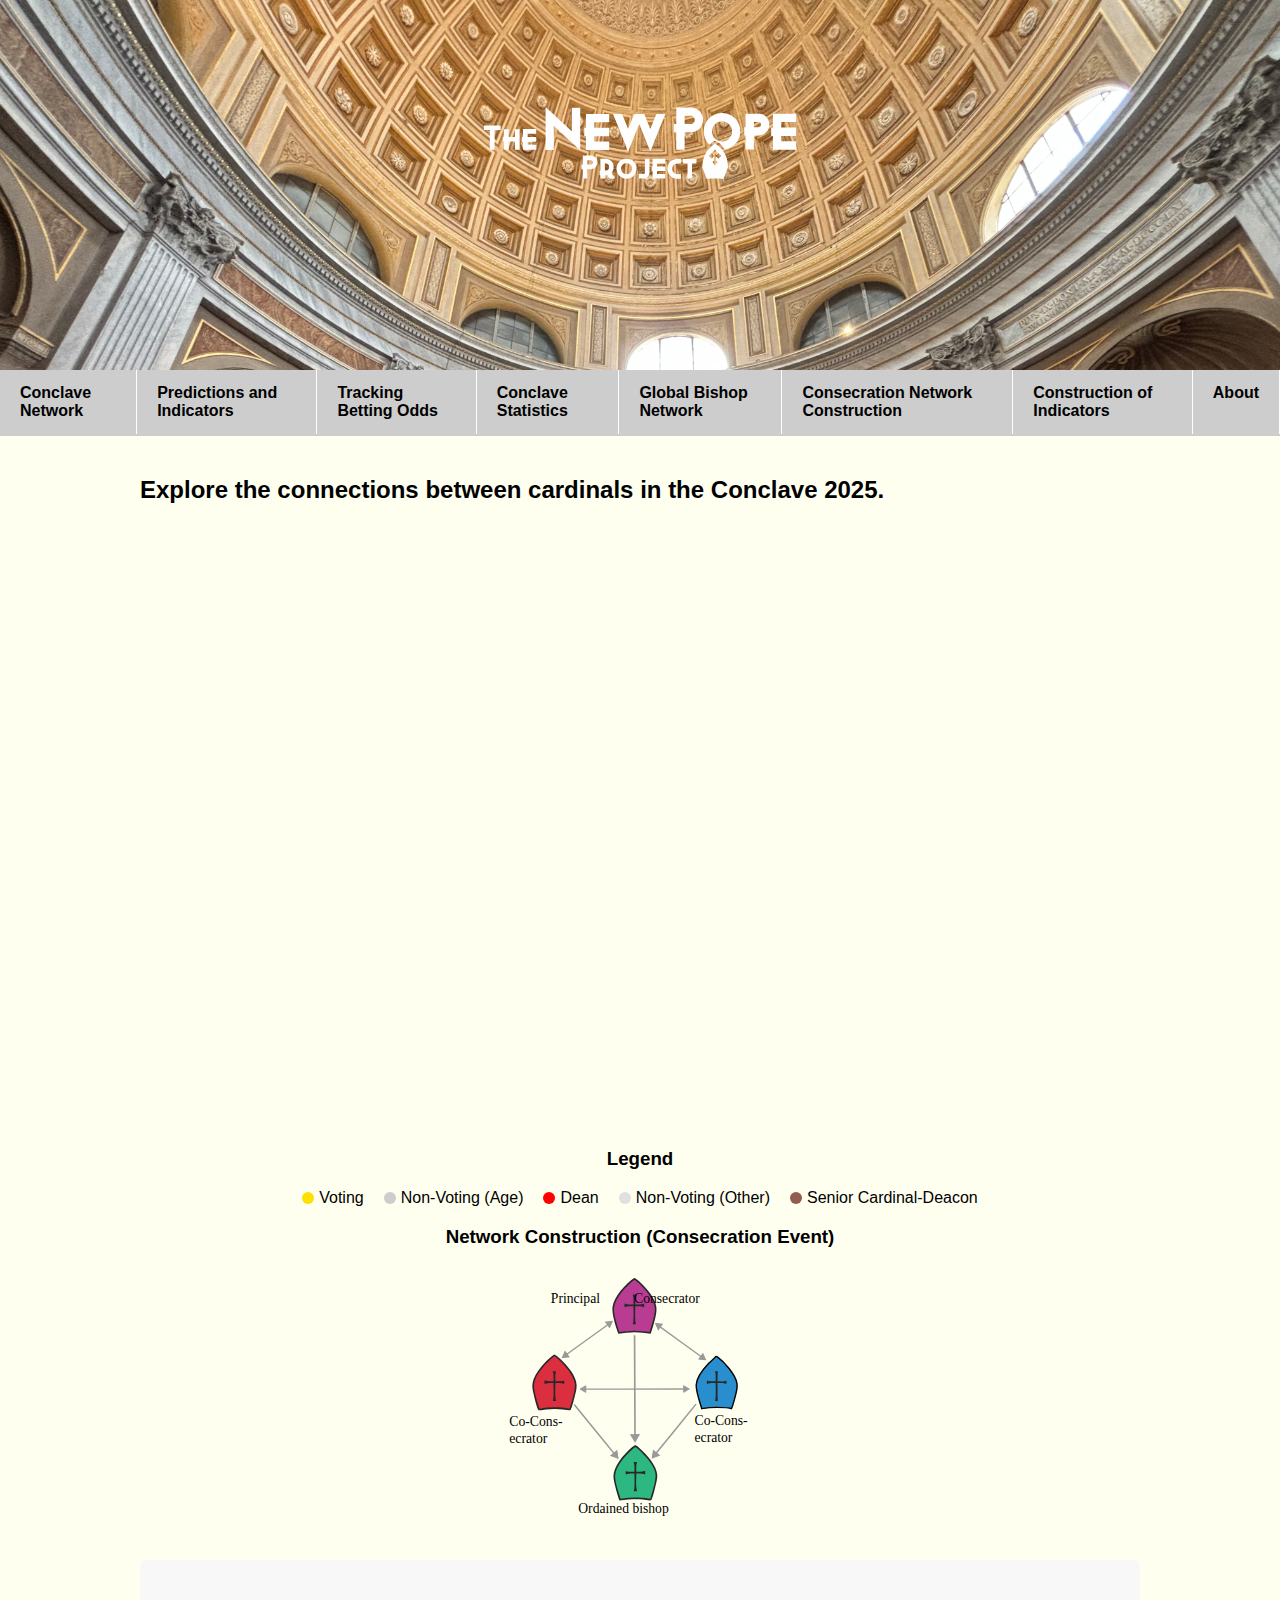
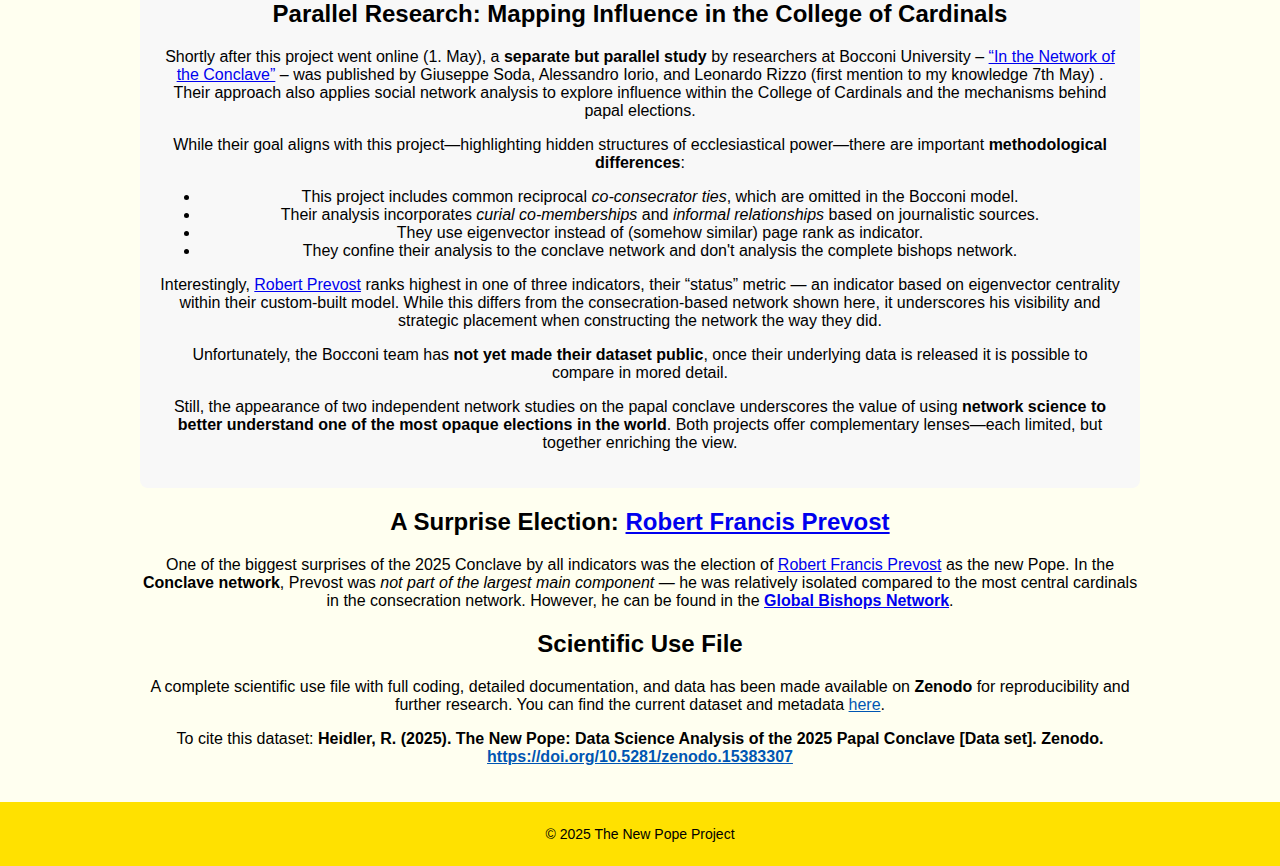
<file: index.html>
<!DOCTYPE html>
<html lang="en">
<head>
  <meta charset="UTF-8">
  <title>The New Pope – Conclave Network</title>
  <link rel="stylesheet" href="style.css">
    <link rel="icon" href="favicon.ico" type="image/x-icon">
  <meta name="description" content="Data-driven insights into the 2025 Papal Conclave: interactive cardinal network, betting predictions, and consecration statistics. pope betting, conclave networks, social capital, pope odds, papabile and cardinals.">
<meta name="keywords" content="Pope, Conclave 2025, Catholic Church, Cardinals, Election, Network, Data Visualization, Catholic-Hierarchy">
<meta name="author" content="Richirikken">
<script defer data-domain="the-new-pope.org" src="https://plausible.io/js/script.file-downloads.hash.outbound-links.pageview-props.revenue.tagged-events.js"></script>
<script>window.plausible = window.plausible || function() { (window.plausible.q = window.plausible.q || []).push(arguments) }</script>
<link rel="canonical" href="https://www.the-new-pope.org/index.html" />
</head>
<body>

  <header style="position: relative;">
  <img src="vatican.jpg" alt="Vatican Header" style="width: 100%; height: auto;">
  <img src="The-New-Pope Logo.svg" alt="Logo" style="position: absolute; top: 20px; left: 50%; transform: translateX(-50%); width: 330px; height: auto;">
</header>

<nav class="nav-tabs">
  <a href="index.html" title="Explore the 2025 Conclave cardinal connections">Conclave Network</a>
  <a href="predictions.html" title="See predictions based on betting odds and influence metrics">Predictions and Indicators</a>
  <a href="tracking.html" title="Tracking betting odds over time">Tracking Betting Odds</a>
  <a href="statistics.html" title="Explore network statistics and data visualizations">Conclave Statistics</a>
  <a href="global.html" title="Global consecration network of Catholic bishops">Global Bishop Network</a>
  <a href="construction.html" title="How the consecration network was constructed">Consecration Network Construction</a>
  <a href="indicators.html" title="How indicators were built from network data and odds">Construction of Indicators</a>
  <a href="about.html" title="About this project and data sources">About</a>
</nav>

<main>
  <h2>Explore the connections between cardinals in the Conclave 2025.</h2>


<iframe
  width="100%"
  height="600"
  src="https://ouestware.gitlab.io/retina/beta/#/embed/?url=https%3A%2F%2Fgist.githubusercontent.com%2Frichirikken%2F3d11c9dcef8eb7bda898437a4ed395a2%2Fraw%2F9eeb8666ea83a3039e6ae3af38cac8acdd9b63a5%2Fnetwork-dd3927e2-243.gexf"
  frameBorder="0"
  title="Retina"
  allowFullScreen
></iframe>

<div style="margin-top: 20px; text-align: center;">
  <h3>Legend</h3>
  <div style="display: flex; justify-content: center; align-items: center; gap: 20px; flex-wrap: wrap;">
    <div style="display: flex; align-items: center; gap: 5px;">
      <span style="display: inline-block; width: 12px; height: 12px; background-color: #ffe100; border-radius: 50%;"></span>
      <span>Voting</span>
    </div>
    <div style="display: flex; align-items: center; gap: 5px;">
      <span style="display: inline-block; width: 12px; height: 12px; background-color: #cdcdcd; border-radius: 50%;"></span>
      <span>Non-Voting (Age)</span>
    </div>
    <div style="display: flex; align-items: center; gap: 5px;">
      <span style="display: inline-block; width: 12px; height: 12px; background-color: #ff0000; border-radius: 50%;"></span>
      <span>Dean</span>
    </div>
    <div style="display: flex; align-items: center; gap: 5px;">
      <span style="display: inline-block; width: 12px; height: 12px; background-color: #e0e0e0; border-radius: 50%;"></span>
      <span>Non-Voting (Other)</span>
    </div>
    <div style="display: flex; align-items: center; gap: 5px;">
      <span style="display: inline-block; width: 12px; height: 12px; background-color: #935c50; border-radius: 50%;"></span>
      <span>Senior Cardinal-Deacon</span>
    </div>
  </div>
    <h3>Network Construction (Consecration Event)</h3>
  <div style="margin-top: 30px; text-align: center;">
  <img src="Bishop_links.svg" alt="Bishop Links Legend" style="max-width: 290px; width: 100%; height: auto;">
</div>
<section style="margin-top: 40px; padding: 20px; background: #f8f8f8; border-radius: 8px;">
  <h2>Parallel Research: Mapping Influence in the College of Cardinals</h2>

  <p>
    Shortly after this project went online (1. May), a <strong>separate but parallel study</strong> by researchers at Bocconi University – 
    <a href="https://www.unibocconi.it/en/news/network-conclave" target="_blank">“In the Network of the Conclave”</a> – was published by 
    Giuseppe Soda, Alessandro Iorio, and Leonardo Rizzo (first mention to
    my knowledge 7th May) . Their approach also applies social network analysis to explore influence within 
    the College of Cardinals and the mechanisms behind papal elections.
  </p>

  <p>
    While their goal aligns with this project—highlighting hidden structures of ecclesiastical power—there are important 
    <strong>methodological differences</strong>:
    <ul>
      <li>This project includes common reciprocal <em>co-consecrator ties</em>, which are omitted in the Bocconi model.</li>
      <li>Their analysis incorporates <em>curial co-memberships</em> and <em>informal relationships</em> based on journalistic sources.</li>
      <li>They use eigenvector instead of (somehow similar) page rank as indicator.</li>
      <li>They confine their analysis to the conclave network and don't analysis the complete bishops network.</li>
    </ul>
  </p>

  <p>
    Interestingly, <a href="https://www.catholic-hierarchy.org/bishop/bprevost.html" target="_blank">Robert Prevost</a> ranks highest in 
  one of three indicators,  their “status” metric — an indicator based on eigenvector centrality within their custom-built model. While this differs from the 
    consecration-based network shown here, it underscores his visibility and strategic placement when constructing the network the way they did.
  </p>

  <p>
    Unfortunately, the Bocconi team has <strong>not yet made their dataset public</strong>, once their underlying data is released it is possible to compare in mored detail.
  </p>

  <p>
    Still, the appearance of two independent network studies on the papal conclave underscores the value of using 
    <strong>network science to better understand one of the most opaque elections in the world</strong>. Both projects offer 
    complementary lenses—each limited, but together enriching the view.
  </p>
</section>
  
<h2>A Surprise Election: <a href="https://www.catholic-hierarchy.org/bishop/bprevost.html" target="_blank">Robert Francis Prevost</a></h2>

<p>
  One of the biggest surprises of the 2025 Conclave by all indicators was the election of 
  <a href="https://www.catholic-hierarchy.org/bishop/bprevost.html" target="_blank">Robert Francis Prevost</a> as the new Pope. 
  In the <strong>Conclave network</strong>, Prevost was <em>not part of the largest main component</em> — 
  he was relatively isolated compared to the most central cardinals in the consecration network.
  However, he can be found in the <strong><a href="global.html">Global Bishops Network</a></strong>. 
</p>


    <h2>Scientific Use File</h2>
  <p>
    A complete scientific use file with full coding, detailed documentation, and data has been made available on <strong>Zenodo</strong> for reproducibility and further research. You can find the current dataset and metadata <a href="https://zenodo.org/records/15383307" target="_blank" style="text-decoration: underline; color: #0056b3;">here</a>.
  </p>
  <p>To cite this dataset: <strong>Heidler, R. (2025). The New Pope: Data Science Analysis of the 2025 Papal Conclave [Data set]. Zenodo. <a href="https://doi.org/10.5281/zenodo.15383307" target="_blank" style="text-decoration: underline; color: #0056b3;">https://doi.org/10.5281/zenodo.15383307</a></strong></p>
  </p>


  
</main>

<footer>
  <p>© 2025 The New Pope Project</p>
</footer>

</body>
</html>
</file>
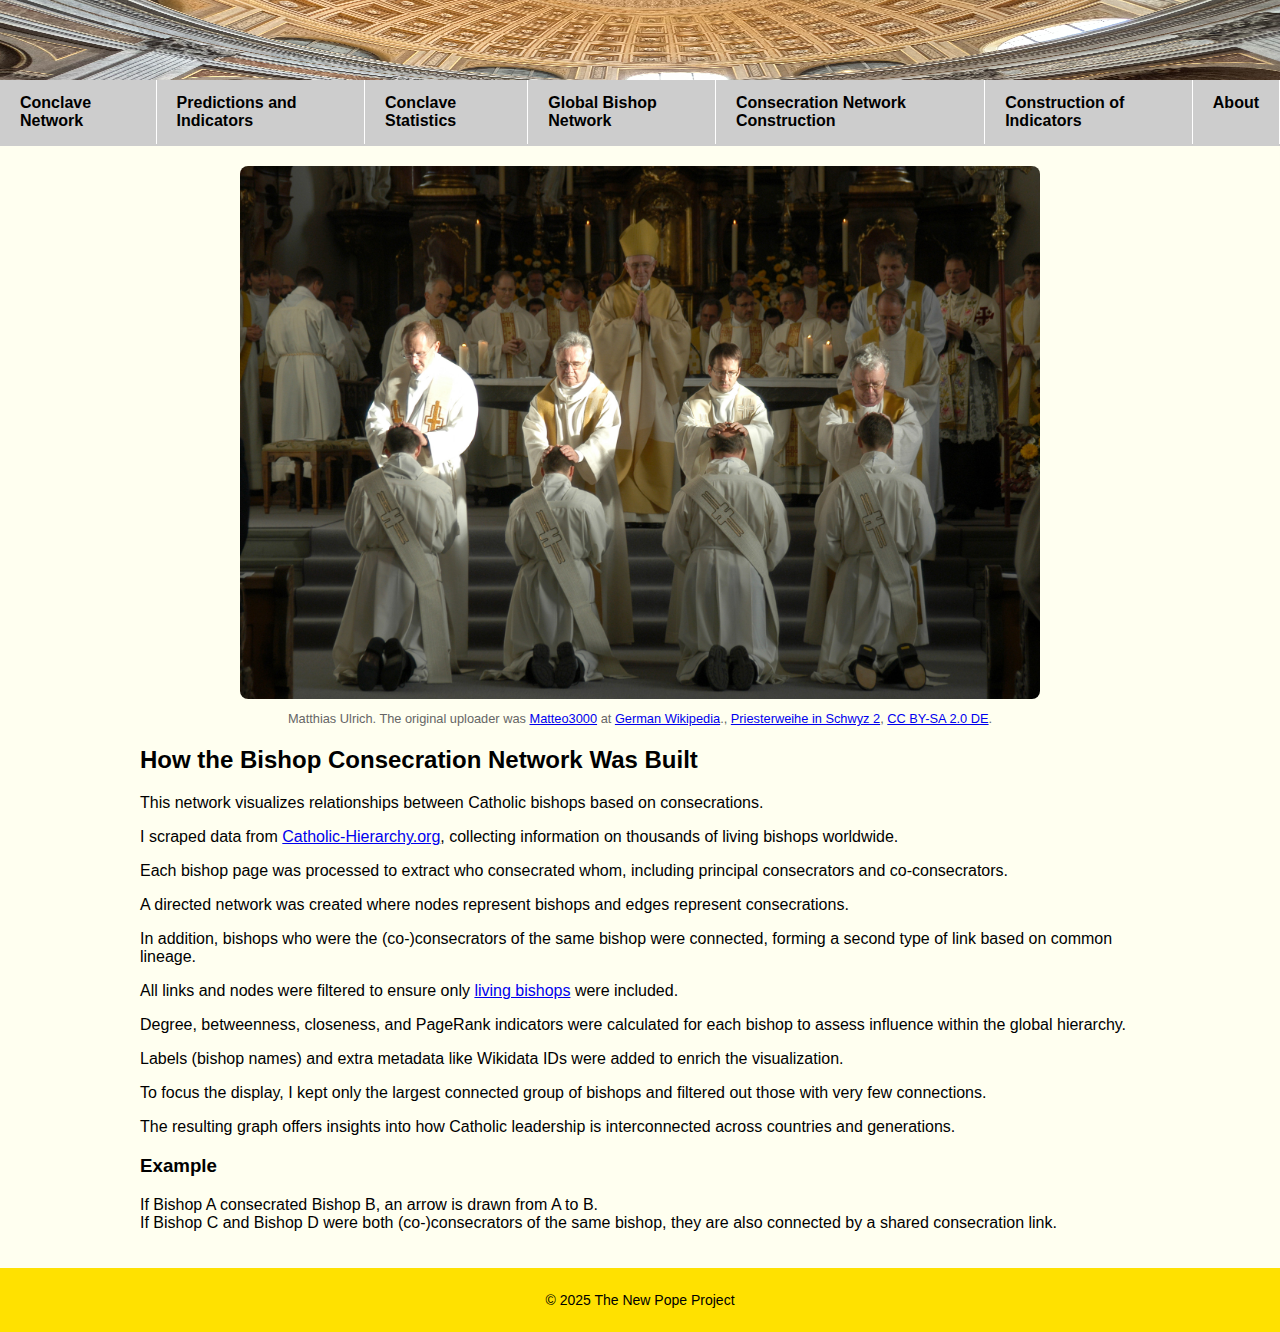
<file: construction.html>
<!DOCTYPE html>
<html lang="en">
<head>
  <meta charset="UTF-8">
  <title>Consecration Network Construction – The New Pope</title>
  <link rel="stylesheet" href="style.css">
 <link rel="icon" href="favicon.ico" type="image/x-icon">
  <meta name="description" content="Data-driven insights into the 2025 Papal Conclave: interactive cardinal network, betting predictions, and consecration statistics.">
<meta name="keywords" content="Pope, Conclave 2025, Catholic Church, Cardinals, Election, Network, Data Visualization, Catholic-Hierarchy">
<meta name="author" content="Richirikken">
<script defer data-domain="the-new-pope.org" src="https://plausible.io/js/script.file-downloads.hash.outbound-links.pageview-props.revenue.tagged-events.js"></script>
<script>window.plausible = window.plausible || function() { (window.plausible.q = window.plausible.q || []).push(arguments) }</script>

</head>
<body>

<header>
  <img src="vatican.jpg" alt="Vatican Header">
</header>

<nav class="nav-tabs">
  <a href="index.html" title="Explore the 2025 Conclave cardinal connections">Conclave Network</a>
  <a href="predictions.html" title="See predictions based on betting odds and influence metrics">Predictions and Indicators</a>
  <a href="statistics.html" title="Explore network statistics and data visualizations">Conclave Statistics</a>
  <a href="global.html" title="Global consecration network of Catholic bishops">Global Bishop Network</a>
  <a href="construction.html" title="How the consecration network was constructed">Consecration Network Construction</a>
  <a href="indicators.html" title="How indicators were built from network data and odds">Construction of Indicators</a>
  <a href="about.html" title="About this project and data sources">About</a>
</nav>

<main>

  <!-- Insert image here -->
  <div style="text-align:center; margin-bottom:20px;">
    <img src="Priesterweihe_in_Schwyz_2.jpg" alt="Bishop Consecration Ceremony" style="max-width:80%; height:auto; border-radius:8px;">
    <p style="font-size:0.8em; color:#666; margin-top:8px;">
      Matthias Ulrich. The original uploader was 
      <a href="https://en.wikipedia.org/wiki/de:User:Matteo3000" target="_blank">Matteo3000</a> at 
      <a href="https://en.wikipedia.org/wiki/de:" target="_blank">German Wikipedia</a>., 
      <a href="https://commons.wikimedia.org/wiki/File:Priesterweihe_in_Schwyz_2.jpg" target="_blank">Priesterweihe in Schwyz 2</a>, 
      <a href="https://creativecommons.org/licenses/by-sa/2.0/de/legalcode" target="_blank" rel="license">CC BY-SA 2.0 DE</a>.
    </p>
  </div>

    <h2>How the Bishop Consecration Network Was Built</h2>

  <p>This network visualizes relationships between Catholic bishops based on consecrations.</p>
  <p>I scraped data from <a href="https://www.catholic-hierarchy.org/">Catholic-Hierarchy.org</a>, collecting information on thousands of living bishops worldwide.</p>
  <p>Each bishop page was processed to extract who consecrated whom, including principal consecrators and co-consecrators.</p>
  <p>A directed network was created where nodes represent bishops and edges represent consecrations.</p>
  <p>In addition, bishops who were the (co-)consecrators of the same bishop were connected, forming a second type of link based on common lineage.</p>
  <p>All links and nodes were filtered to ensure only <a href="https://www.catholic-hierarchy.org/bishop/ll.html" target="_blank">living bishops</a> were included.</p>
  <p>Degree, betweenness, closeness, and PageRank indicators were calculated for each bishop to assess influence within the global hierarchy.</p>
  <p>Labels (bishop names) and extra metadata like Wikidata IDs were added to enrich the visualization.</p>
  <p>To focus the display, I kept only the largest connected group of bishops and filtered out those with very few connections.</p>
  <p>The resulting graph offers insights into how Catholic leadership is interconnected across countries and generations.</p>

  <h3>Example</h3>
  <p>If Bishop A consecrated Bishop B, an arrow is drawn from A to B.<br>
     If Bishop C and Bishop D were both (co-)consecrators of the same bishop, they are also connected by a shared consecration link.</p>
</main>

<footer>
  <p>© 2025 The New Pope Project</p>
</footer>

</body>
</html>
</file>
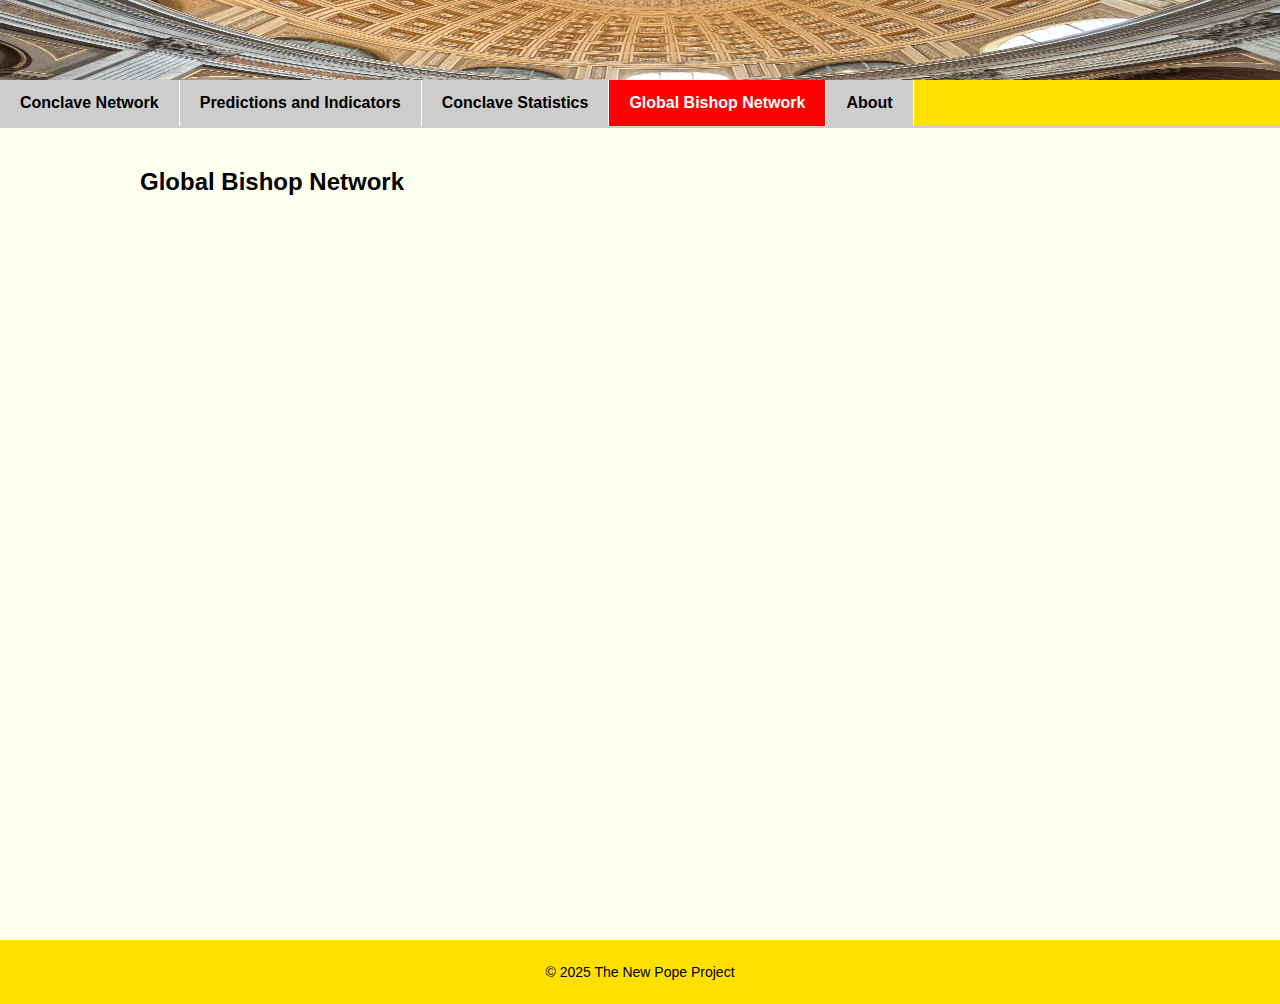
<file: global.html>
<!DOCTYPE html>
<html lang="en">
<head>
  <meta charset="UTF-8">
  <title>Global Bishop Network – The New Pope</title>
  <link rel="stylesheet" href="style.css">
</head>
<body>

<header>
  <img src="vatican.jpg" alt="Vatican Header">
</header>

<nav class="nav-tabs">
  <a href="index.html">Conclave Network</a>
  <a href="predictions.html">Predictions and Indicators</a>
  <a href="statistics.html">Conclave Statistics</a>
  <a href="global.html" class="active">Global Bishop Network</a>
  <a href="about.html">About</a>
</nav>

<main>
  <h2>Global Bishop Network</h2>

<iframe
  width="100%"
  height="700"
  src="https://ouestware.gitlab.io/retina/beta/#/embed/?url=https%3A%2F%2Fgist.githubusercontent.com%2Frichirikken%2Fb61bf91166669feb61ce83451f977010%2Fraw%2F8c82670d87d97beaae23d8dbba7dbbf36389b2e7%2Fnetwork-e3284d7f-f20.gexf&lt=1.934"
  frameBorder="0"
  title="Retina"
  allowFullScreen
></iframe>
</main>

<footer>
  <p>© 2025 The New Pope Project</p>
</footer>

</body>
</html>
</file>
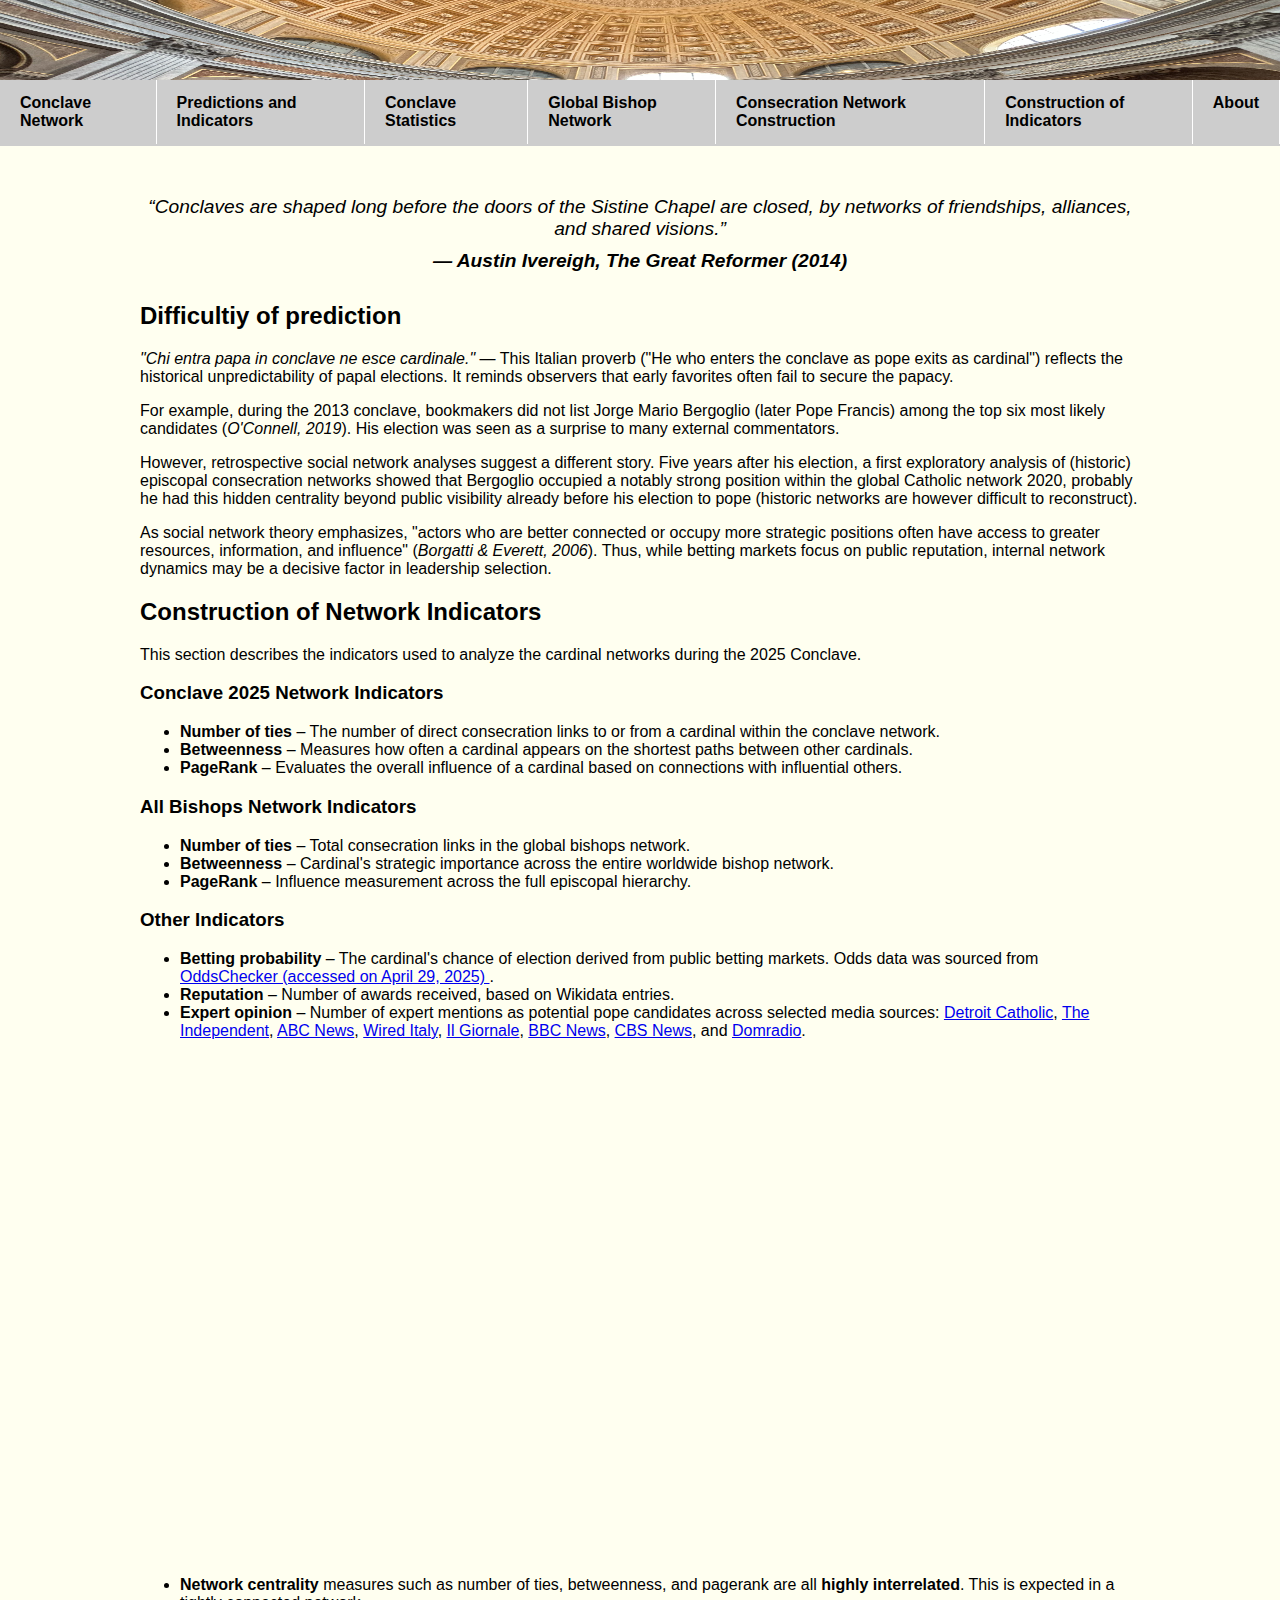
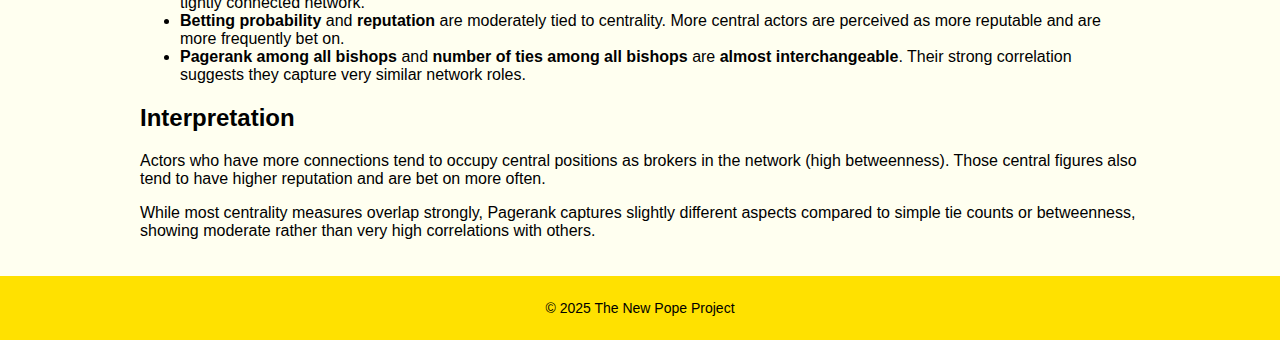
<file: indicators.html>
<!DOCTYPE html>
<html lang="en">
<head>
  <meta charset="UTF-8">
  <title>Construction of Indicators – The New Pope</title>
  <link rel="stylesheet" href="style.css">
    <link rel="icon" href="favicon.ico" type="image/x-icon">
  <meta name="description" content="Data-driven insights into the 2025 Papal Conclave: interactive cardinal network, betting predictions, and consecration statistics.">
<meta name="keywords" content="Pope, Conclave 2025, Catholic Church, Cardinals, Election, Network, Data Visualization, Catholic-Hierarchy">
<meta name="author" content="Richirikken">

</head>
<body>

<header>
  <img src="vatican.jpg" alt="Vatican Header">
</header>

<nav class="nav-tabs">
  <a href="index.html" title="Explore the 2025 Conclave cardinal connections">Conclave Network</a>
  <a href="predictions.html" title="See predictions based on betting odds and influence metrics">Predictions and Indicators</a>
  <a href="statistics.html" title="Explore network statistics and data visualizations">Conclave Statistics</a>
  <a href="global.html" title="Global consecration network of Catholic bishops">Global Bishop Network</a>
  <a href="construction.html" title="How the consecration network was constructed">Consecration Network Construction</a>
  <a href="indicators.html" title="How indicators were built from network data and odds">Construction of Indicators</a>
  <a href="about.html" title="About this project and data sources">About</a>
</nav>

<main>

  <div style="text-align: center; margin: 30px 0; font-style: italic; font-size: 1.2em;">
  “Conclaves are shaped long before the doors of the Sistine Chapel are closed, by networks of friendships, alliances, and shared visions.”<br>
  <span style="display: block; margin-top: 10px; font-weight: bold;">— Austin Ivereigh, <em>The Great Reformer</em> (2014)</span>
</div>

   <h2>Difficultiy of prediction</h2>

<p><em>"Chi entra papa in conclave ne esce cardinale."</em> — This Italian proverb ("He who enters the conclave as pope exits as cardinal") reflects the historical unpredictability of papal elections. It reminds observers that early favorites often fail to secure the papacy.</p>

<p>For example, during the 2013 conclave, bookmakers did not list Jorge Mario Bergoglio (later Pope Francis) among the top six most likely candidates (<em>O'Connell, 2019</em>). His election was seen as a surprise to many external commentators.</p>

<p>However, retrospective social network analyses suggest a different story. Five years after his election, a first exploratory analysis of (historic) episcopal consecration networks showed that Bergoglio occupied a notably strong position within the global Catholic network 2020, probably he had this hidden centrality beyond public visibility already before his election to pope (historic networks are however difficult to reconstruct).</p>

<p>As social network theory emphasizes, "actors who are better connected or occupy more strategic positions often have access to greater resources, information, and influence" (<em>Borgatti & Everett, 2006</em>). Thus, while betting markets focus on public reputation, internal network dynamics may be a decisive factor in leadership selection.</p>


  
  <h2>Construction of Network Indicators</h2>
  <p>This section describes the indicators used to analyze the cardinal networks during the 2025 Conclave.</p>

<h3>Conclave 2025 Network Indicators</h3>
<ul>
  <li><strong>Number of ties</strong> – The number of direct consecration links to or from a cardinal within the conclave network.</li>
  <li><strong>Betweenness</strong> – Measures how often a cardinal appears on the shortest paths between other cardinals.</li>
  <li><strong>PageRank</strong> – Evaluates the overall influence of a cardinal based on connections with influential others.</li>
</ul>

<h3>All Bishops Network Indicators</h3>
<ul>
  <li><strong>Number of ties</strong> – Total consecration links in the global bishops network.</li>
  <li><strong>Betweenness</strong> – Cardinal's strategic importance across the entire worldwide bishop network.</li>
  <li><strong>PageRank</strong> – Influence measurement across the full episcopal hierarchy.</li>
</ul>

<h3>Other Indicators</h3>
<ul>
  <li><strong>Betting probability</strong> – The cardinal's chance of election derived from public betting markets. 
    Odds data was sourced from 
    <a href="https://www.oddschecker.com/insight/specials/20250421-next-pope-odds-who-is-favourite-to-succeed-francis" target="_blank">
      OddsChecker (accessed on April 29, 2025)
    </a>.
  </li>
  <li><strong>Reputation</strong> – Number of awards received, based on Wikidata entries.</li>
  <li><strong>Expert opinion</strong> – Number of expert mentions as potential pope candidates across selected media sources:
    <a href="https://www.detroitcatholic.com" target="_blank">Detroit Catholic</a>,
    <a href="https://www.independent.co.uk" target="_blank">The Independent</a>,
    <a href="https://abcnews.go.com" target="_blank">ABC News</a>,
    <a href="https://www.wired.it" target="_blank">Wired Italy</a>,
    <a href="https://www.ilgiornale.it" target="_blank">Il Giornale</a>,
    <a href="https://www.bbc.com" target="_blank">BBC News</a>,
    <a href="https://www.cbsnews.com" target="_blank">CBS News</a>,
    and
    <a href="https://www.domradio.de" target="_blank">Domradio</a>.
  </li>
</ul>
  
<iframe title="Correlation Matrix" aria-label="Table" id="datawrapper-chart-vunJ3" src="https://datawrapper.dwcdn.net/vunJ3/1/" scrolling="no" frameborder="0" style="border: none;" width="904" height="500" data-external="1"></iframe>

   <ul>
        <li>
            <strong>Network centrality</strong> measures such as number of ties, betweenness, and pagerank are all <strong>highly interrelated</strong>. This is expected in a tightly connected network.
        </li>
        <li>
            <strong>Betting probability</strong> and <strong>reputation</strong> are moderately tied to centrality. More central actors are perceived as more reputable and are more frequently bet on.
        </li>
        <li>
            <strong>Pagerank among all bishops</strong> and <strong>number of ties among all bishops</strong> are <strong>almost interchangeable</strong>. Their strong correlation suggests they capture very similar network roles.
        </li>
    </ul>

    <h2>Interpretation</h2>
    <p>
        Actors who have more connections tend to occupy central positions as brokers in the network (high betweenness). Those central figures also tend to have higher reputation and are bet on more often.
    </p>

    <p>
        While most centrality measures overlap strongly, Pagerank captures slightly different aspects compared to simple tie counts or betweenness, showing moderate rather than very high correlations with others.
    </p>

</main>

<footer>
  <p>© 2025 The New Pope Project</p>
</footer>

</body>
</html>
</file>
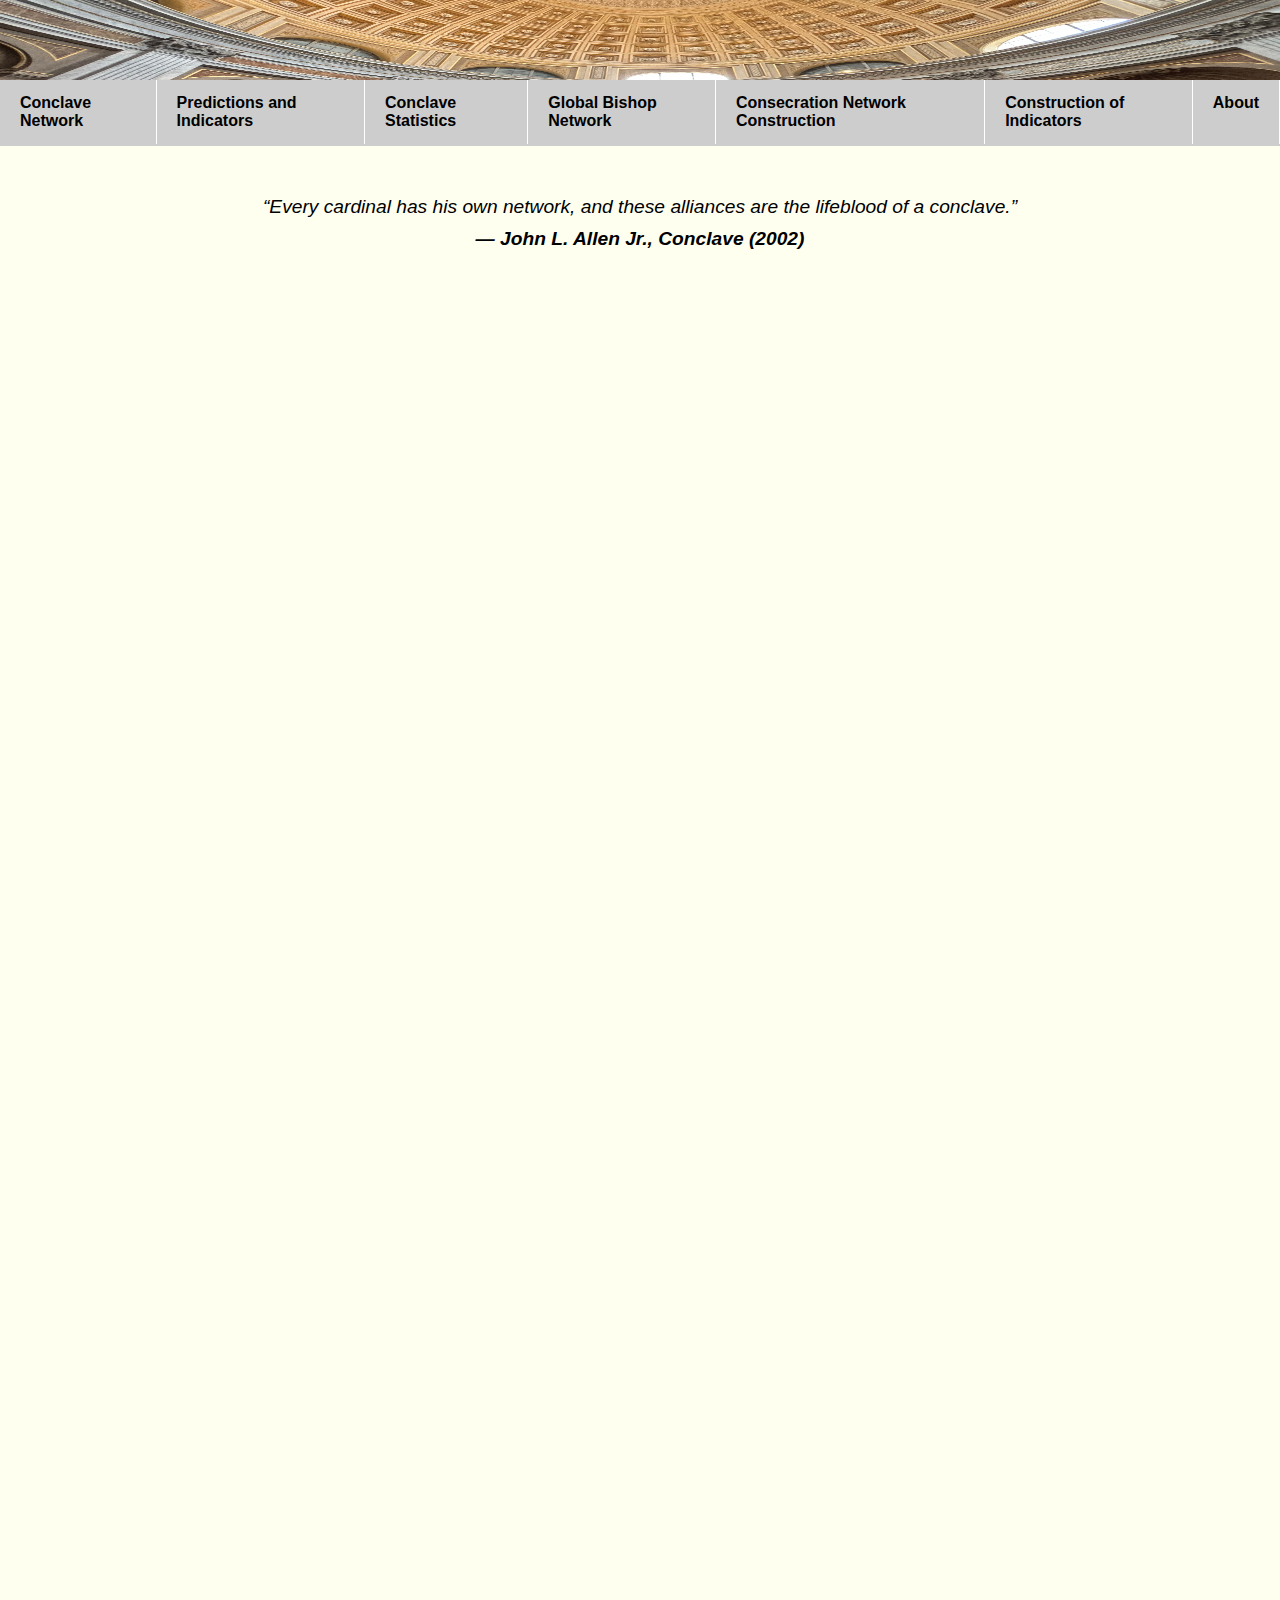
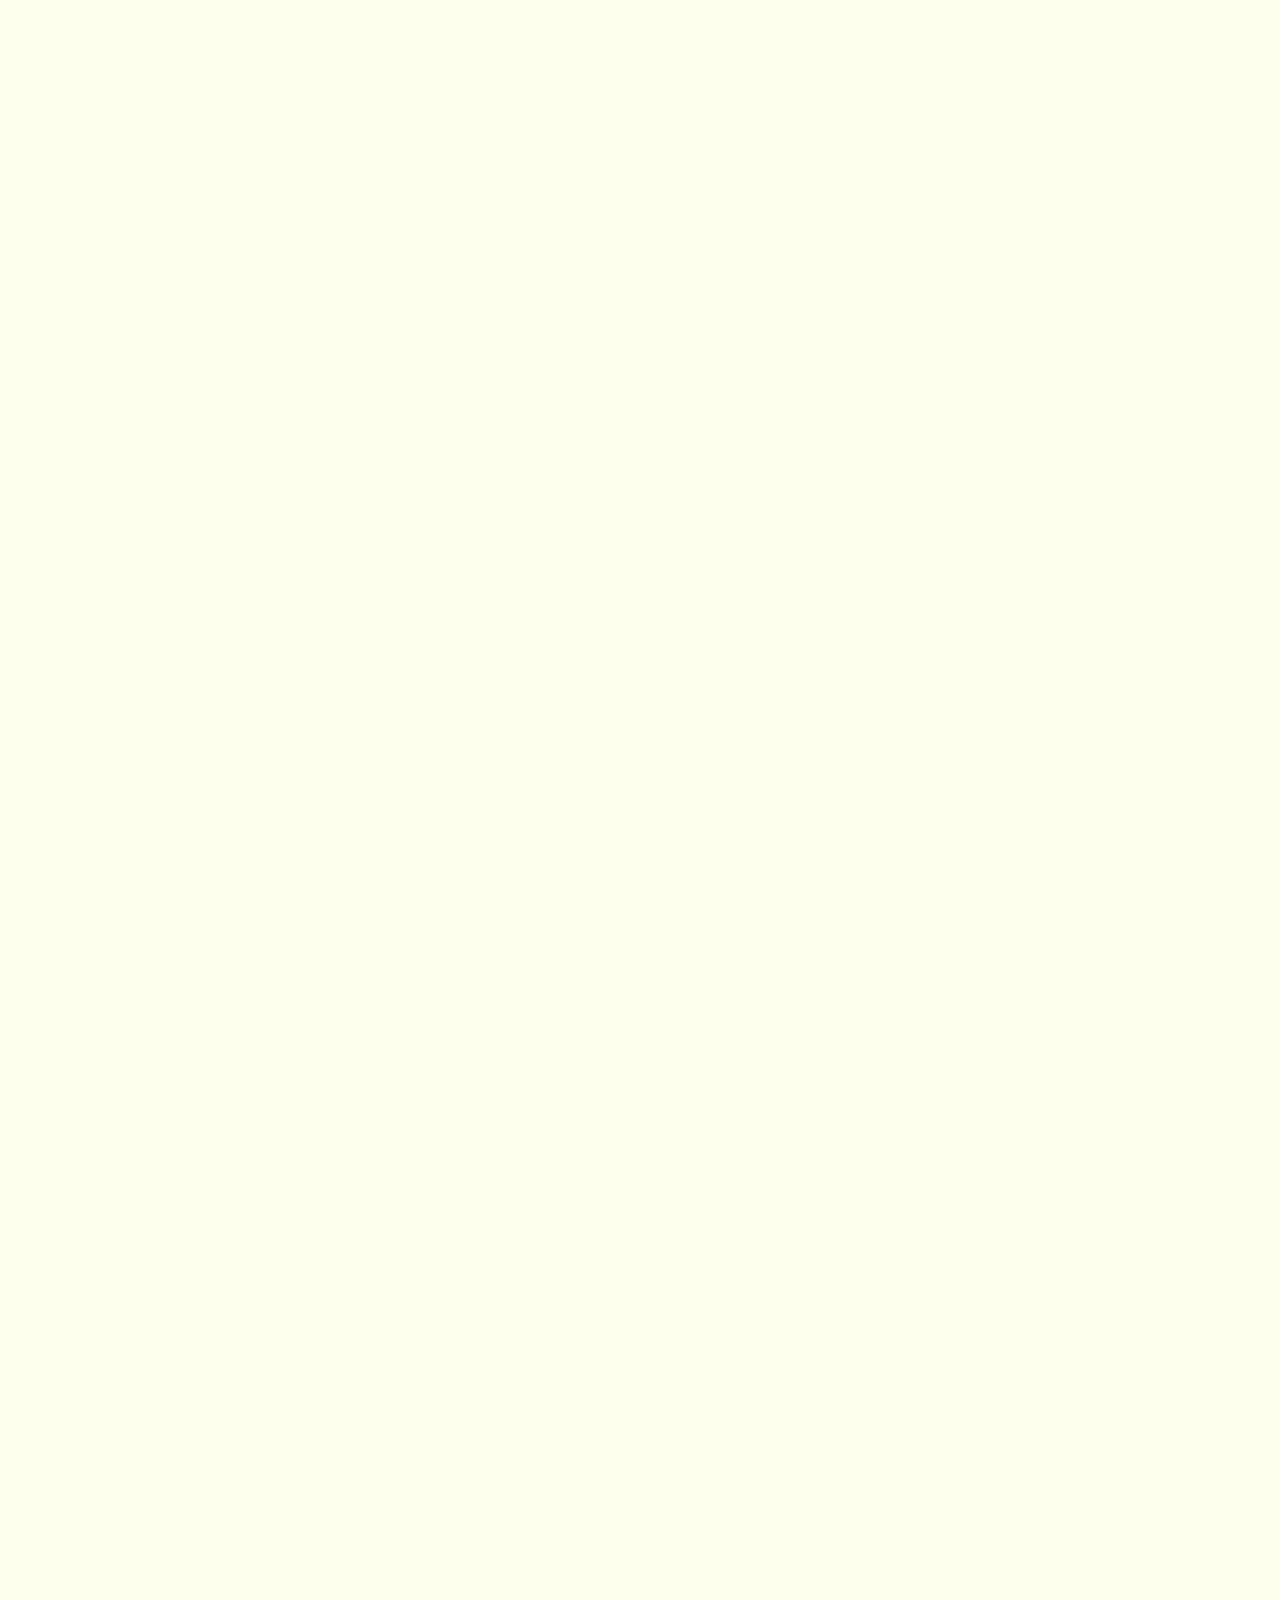
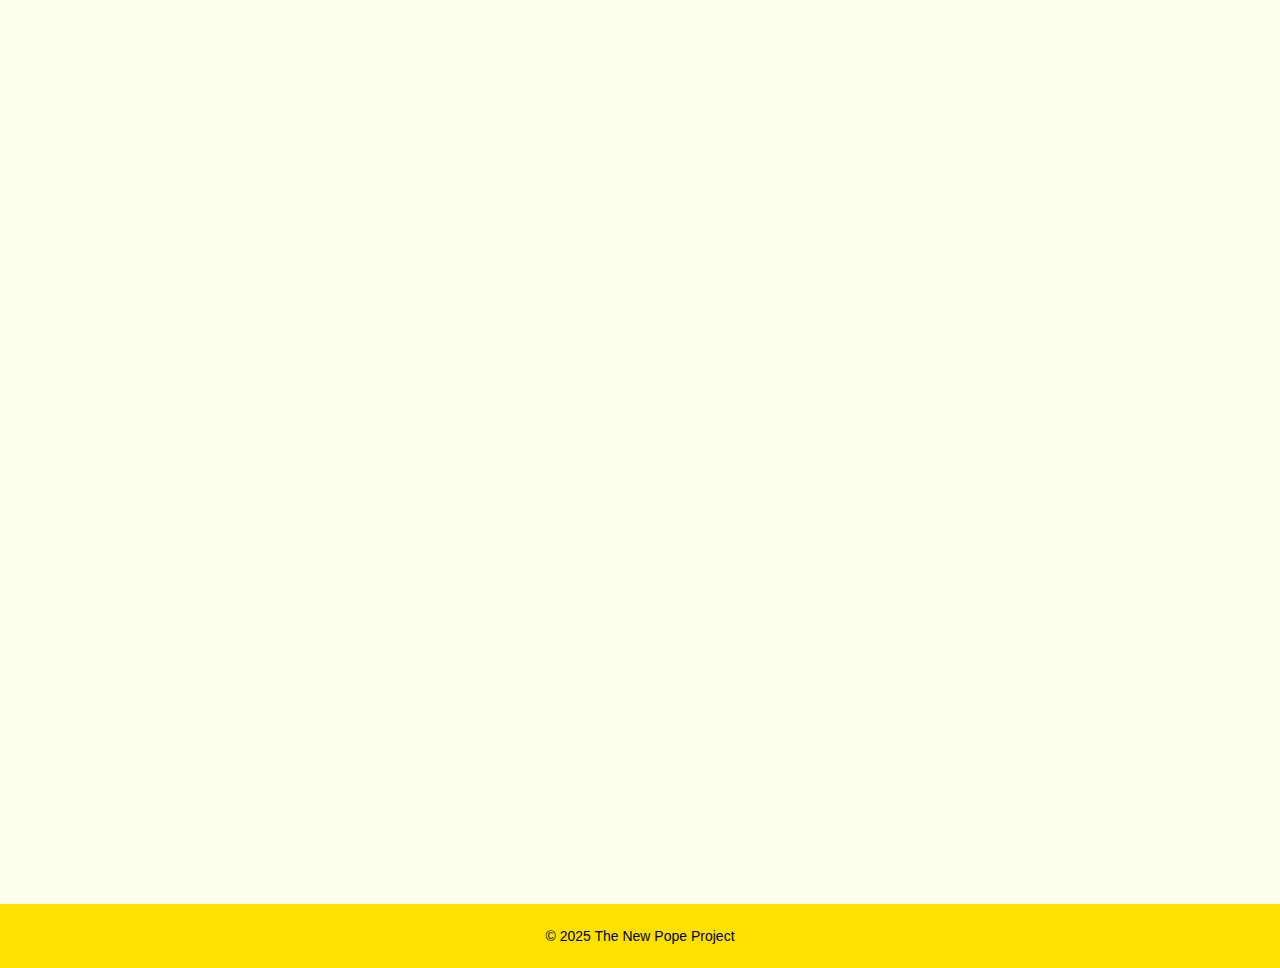
<file: predictions.html>
<!DOCTYPE html>
<html lang="en">
<head>
  <meta charset="UTF-8">
  <title>Predictions – The New Pope</title>
  <link rel="stylesheet" href="style.css">
    <link rel="icon" href="favicon.ico" type="image/x-icon">
  <meta name="description" content="Data-driven insights into the 2025 Papal Conclave: interactive cardinal network, betting predictions, and consecration statistics.">
<meta name="keywords" content="Pope, Conclave 2025, Catholic Church, Cardinals, Election, Network, Data Visualization, Catholic-Hierarchy">
<meta name="author" content="Richirikken">

</head>
<body>

<header>
  <img src="vatican.jpg" alt="Vatican Header">
</header>

<nav class="nav-tabs">
  <a href="index.html" title="Explore the 2025 Conclave cardinal connections">Conclave Network</a>
  <a href="predictions.html" title="See predictions based on betting odds and influence metrics">Predictions and Indicators</a>
  <a href="statistics.html" title="Explore network statistics and data visualizations">Conclave Statistics</a>
  <a href="global.html" title="Global consecration network of Catholic bishops">Global Bishop Network</a>
  <a href="construction.html" title="How the consecration network was constructed">Consecration Network Construction</a>
  <a href="indicators.html" title="How indicators were built from network data and odds">Construction of Indicators</a>
  <a href="about.html" title="About this project and data sources">About</a>
  <script defer data-domain="the-new-pope.org" src="https://plausible.io/js/script.js"></script>
</nav>

<main>

<div style="text-align: center; margin: 30px 0; font-style: italic; font-size: 1.2em;">
  “Every cardinal has his own network, and these alliances are the lifeblood of a conclave.”<br>
  <span style="display: block; margin-top: 10px; font-weight: bold;">— John L. Allen Jr., <em>Conclave</em> (2002)</span>
</div>

<div style="width: 100%; overflow-x: auto; padding-right: 20px;">
  <iframe title="Predictive Metrics for the upcoming Pope Election" aria-label="Table"
          id="datawrapper-chart-MTviP"
          src="https://datawrapper.dwcdn.net/MTviP/4/"
          scrolling="yes"
          frameborder="0"
          style="border: none; min-width: 400px; width: 100%; height: 3800px;"
          data-external="1">
  </iframe>
</div>


</main>

<footer>
  <p>© 2025 The New Pope Project</p>
</footer>

</body>
</html>
</file>
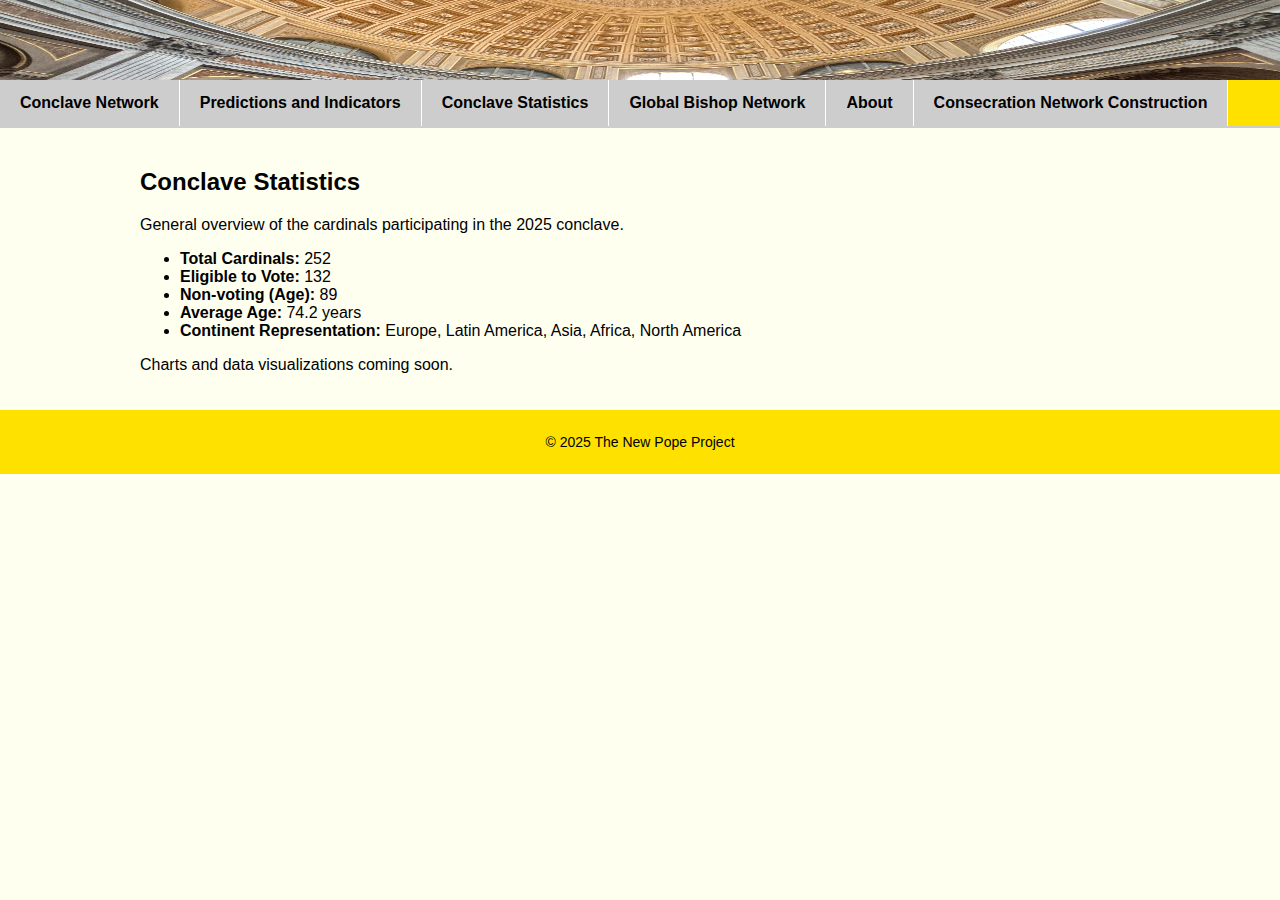
<file: statistics.html>
<!DOCTYPE html>
<html lang="en">
<head>
  <meta charset="UTF-8">
  <title>Conclave Statistics – The New Pope</title>
  <link rel="stylesheet" href="style.css">
</head>
<body>

<header>
  <img src="vatican.jpg" alt="Vatican Header">
</header>

<nav class="nav-tabs">
  <a href="index.html">Conclave Network</a>
  <a href="predictions.html">Predictions and Indicators</a>
  <a href="statistics.html">Conclave Statistics</a>
  <a href="global.html">Global Bishop Network</a>
  <a href="about.html">About</a>
  <a href="construction.html">Consecration Network Construction</a> <!-- New Tab -->
</nav>

<main>
  <h2>Conclave Statistics</h2>
  <p>General overview of the cardinals participating in the 2025 conclave.</p>

  <ul>
    <li><strong>Total Cardinals:</strong> 252</li>
    <li><strong>Eligible to Vote:</strong> 132</li>
    <li><strong>Non-voting (Age):</strong> 89</li>
    <li><strong>Average Age:</strong> 74.2 years</li>
    <li><strong>Continent Representation:</strong> Europe, Latin America, Asia, Africa, North America</li>
  </ul>

  <p>Charts and data visualizations coming soon.</p>
</main>

<footer>
  <p>© 2025 The New Pope Project</p>
</footer>

</body>
</html>
</file>
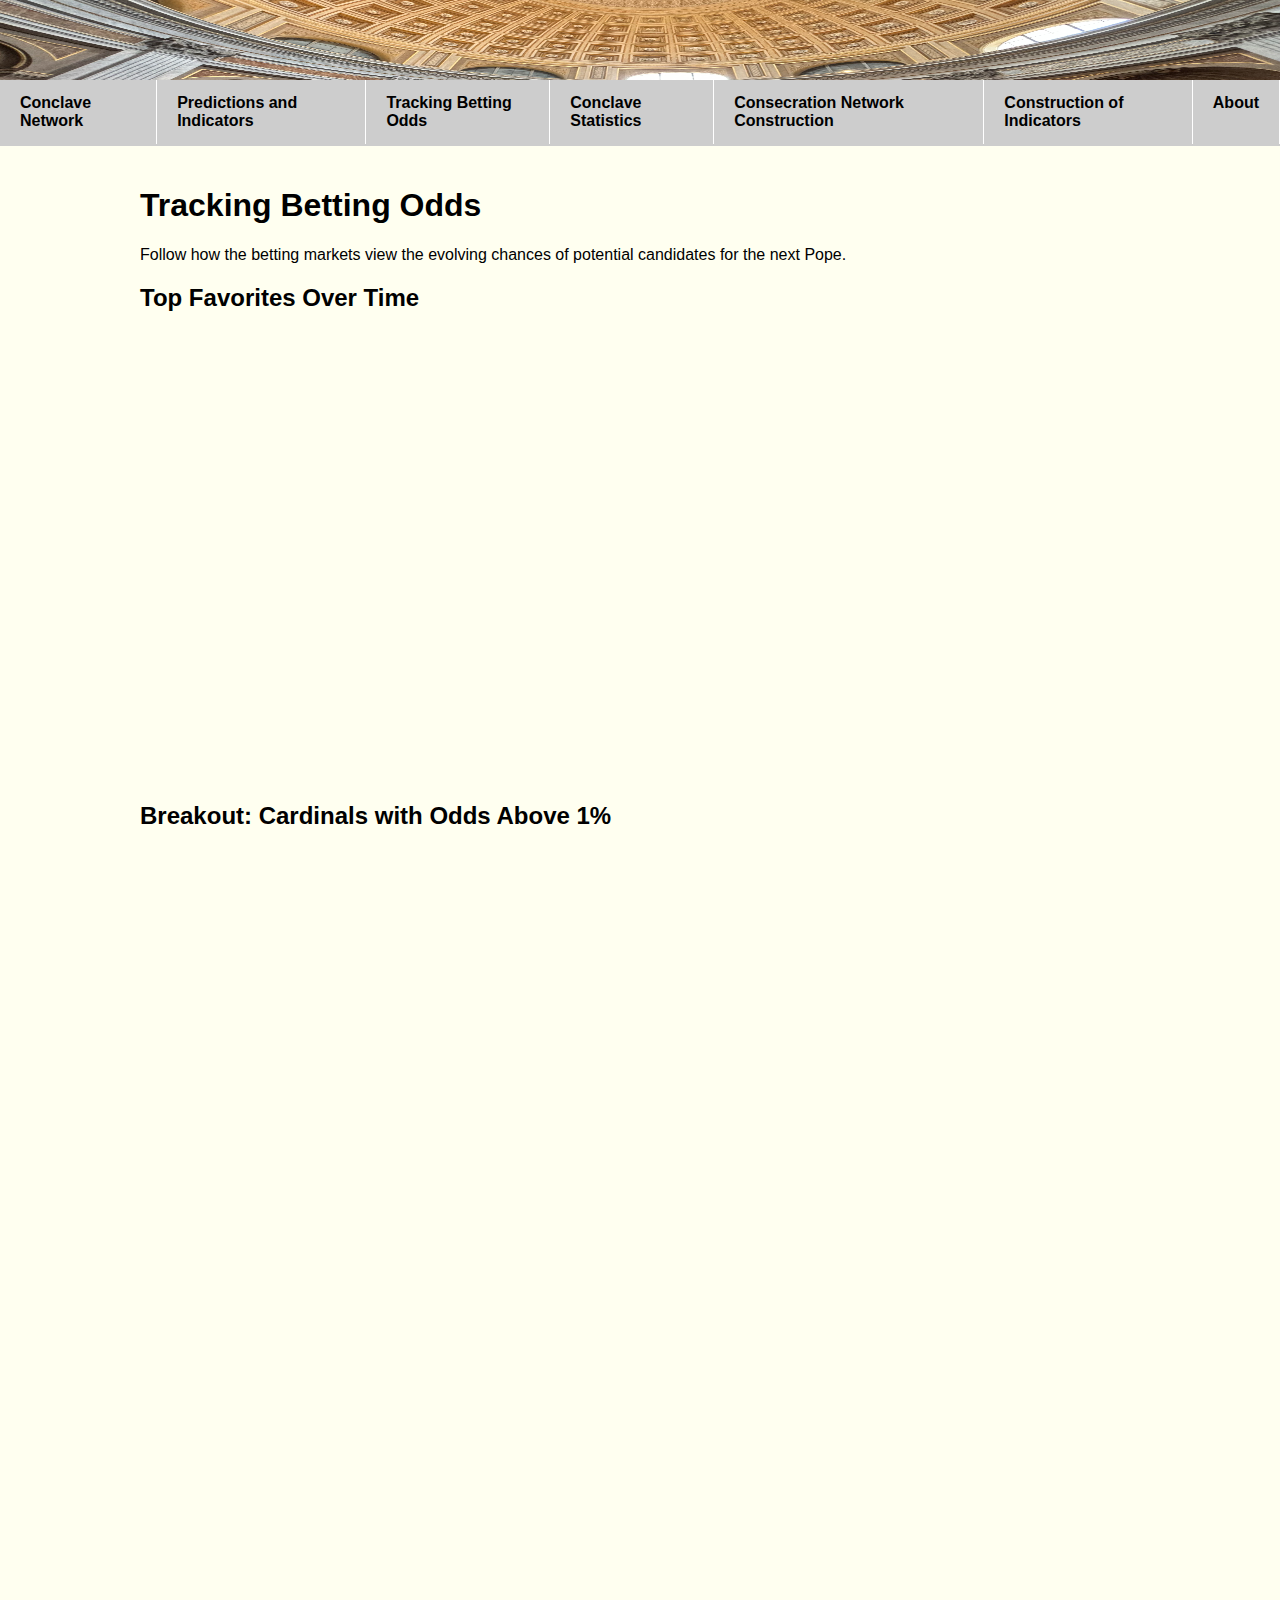
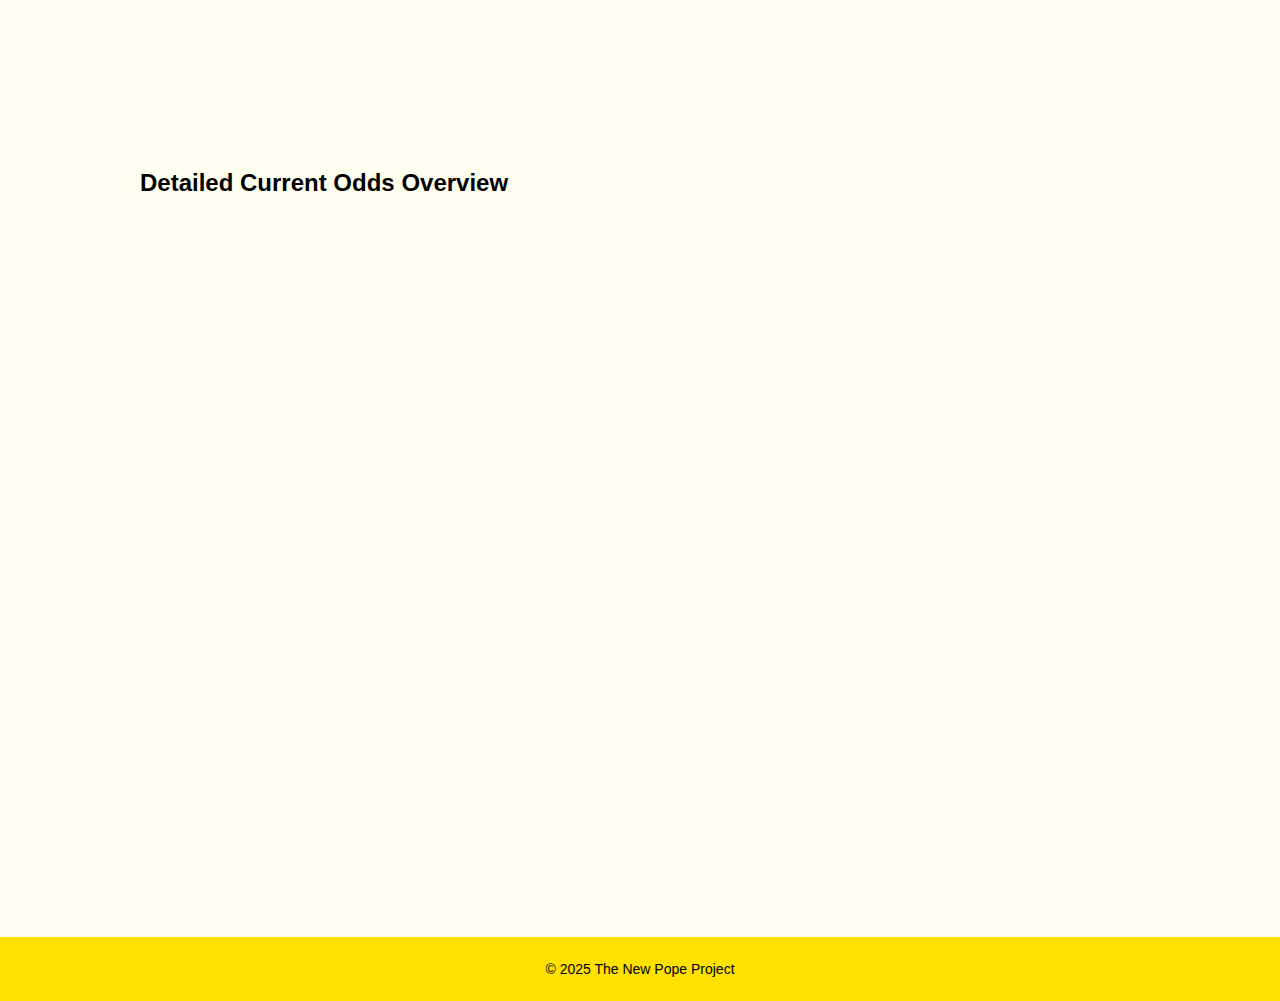
<file: tracking.html>
<!DOCTYPE html>
<html lang="en">
<head>
  <meta charset="UTF-8">
  <title>Tracking Betting Odds – The New Pope</title>
  <link rel="stylesheet" href="style.css">
  <link rel="icon" href="favicon.ico" type="image/x-icon">
  <meta name="description" content="Track the evolving betting odds for the next Papal election.">
  <meta name="keywords" content="Pope, Conclave 2025, Betting Odds, Cardinals, Papal Election, Data Visualization">
  <meta name="author" content="Richirikken">
</head>

<body>

<header>
  <img src="vatican.jpg" alt="Vatican Header">
</header>

<nav class="nav-tabs">
  <a href="index.html" title="Explore the 2025 Conclave cardinal connections">Conclave Network</a>
  <a href="predictions.html" title="See predictions based on betting odds and influence metrics">Predictions and Indicators</a>
  <a href="tracking.html" title="Tracking betting odds over time">Tracking Betting Odds</a>
  <a href="statistics.html" title="Explore network statistics and data visualizations">Conclave Statistics</a>
  <a href="global.html" title="Global Bishop Network</a>
  <a href="construction.html" title="How the consecration network was constructed">Consecration Network Construction</a>
  <a href="indicators.html" title="How indicators were built from network data and odds">Construction of Indicators</a>
  <a href="about.html" title="About this project and data sources">About</a>
</nav>

<main>

  <h1>Tracking Betting Odds</h1>
  <p>Follow how the betting markets view the evolving chances of potential candidates for the next Pope.</p>

  <h2>Top Favorites Over Time</h2>
  <div style="position: relative; width: 100%; padding-bottom: 45%; height: 0;">
    <iframe title="Who Will be the Next Pope?" aria-label="Interactive line chart" id="datawrapper-chart-6PokA" src="https://datawrapper.dwcdn.net/6PokA/20/" scrolling="no" frameborder="0" style="position: absolute; top:0; left:0; width:100%; height:100%; border: none;" data-external="1"></iframe>
  </div>

  <h2>Breakout: Cardinals with Odds Above 1%</h2>
  <div style="position: relative; width: 100%; padding-bottom: 90%; height: 0;">
    <iframe title="How the Numbers are Trending" aria-label="Multiple Lines" id="datawrapper-chart-x3tjX" src="https://datawrapper.dwcdn.net/x3tjX/13/" scrolling="no" frameborder="0" style="position: absolute; top:0; left:0; width:100%; height:100%; border: none;" data-external="1"></iframe>
  </div>

  <h2>Detailed Current Odds Overview</h2>
  <div style="position: relative; width: 100%; padding-bottom: 70%; height: 0;">
    <iframe title="Detailed Odds Breakdown" aria-label="Table" id="datawrapper-chart-aULdE" src="https://datawrapper.dwcdn.net/aULdE/5/" scrolling="no" frameborder="0" style="position: absolute; top:0; left:0; width:100%; height:100%; border: none;" data-external="1"></iframe>
  </div>

</main>

<footer>
  <p>© 2025 The New Pope Project</p>
</footer>

</body>
</html>
</file>
<file: style.css>
body {
  margin: 0;
  font-family: Helvetica, Arial, sans-serif;
  background: #FFFFF0;
  color: #000;
}

header img {
  width: 100%;
  height: 80px;
  display: block;
}

.nav-tabs {
  display: flex;
  background-color: #FFE100;
  padding: 0;
  margin: 0;
  border-bottom: 2px solid #CDCDCD;
}

.nav-tabs a {
  padding: 14px 20px;
  display: inline-block;
  color: #000;
  text-decoration: none;
  font-weight: bold;
  background-color: #CDCDCD;
  border-right: 1px solid #fff;
  transition: background 0.3s;
}

.nav-tabs a.active {
  background-color: #FF0000;
  color: #fff;
}

.nav-tabs a:hover {
  background-color: #FFD700;
}

main {
  padding: 20px;
  max-width: 1000px;
  margin: auto;
}

footer {
  background: #FFE100;
  text-align: center;
  padding: 10px;
  font-size: 14px;
  color: #000;
}
</file>
